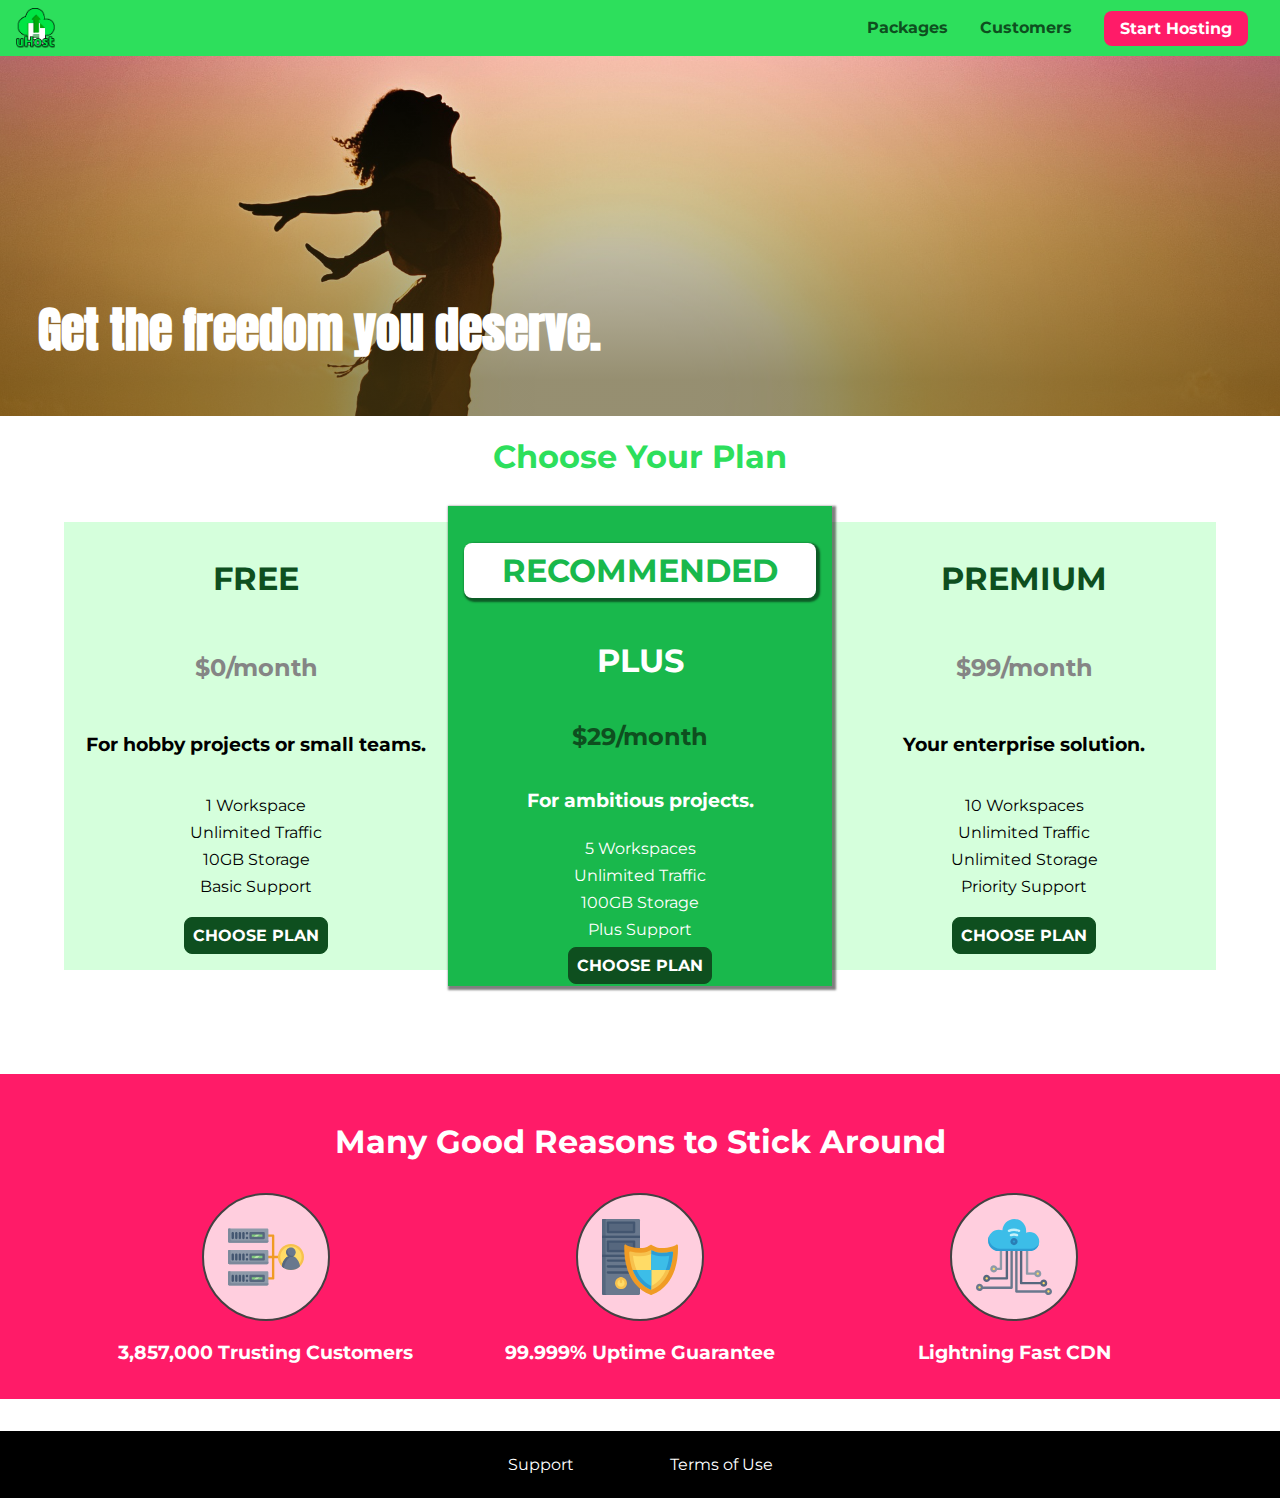
<file: index.html>
<!DOCTYPE html>
<html lang="en">

<head>
    <meta charset="UTF-8">
    <meta http-equiv="X-UA-Compatible" content="ie=edge">
   
    <title>uHost</title>
    <link rel="shortcut icon" href="favicon.png">
    <link rel="stylesheet" href="shared.css">
    <link rel="stylesheet" href="main.css">
</head>

<body>
    <div class="backdrop"></div>
    <div class="modal">
        <h1 class="modal__title">Do you want to continue?</h1>
        <div class="modal__actions">
            <a href="start-hosting/index.html" class="modal__action">Yes!</a>
            <button class="modal__action modal__action--negative" type="button">No!</button>
        </div>
    </div>
    <header class="main-header">
        <div>
            <button class="toggle-button">
                <span class="toggle-button__bar"></span>
                <span class="toggle-button__bar"></span>
                <span class="toggle-button__bar"></span>
            </button>
            <a href="index.html" class="main-header__brand">
                <img src="images/uhost-icon.png" alt="uHost - Your favorite hosting company">
            </a>
        </div>
        <nav class="main-nav">
            <ul class="main-nav__items">
                <li class="main-nav__item">
                    <a href="packages/index.html">Packages</a>
                </li>
                <li class="main-nav__item">
                    <a href="customers/index.html">Customers</a>
                </li>
                <li class="main-nav__item main-nav__item--cta">
                    <a href="start-hosting/index.html">Start Hosting</a>
                </li>
            </ul>
        </nav>
    </header>
    <nav class="mobile-nav">
        <ul class="mobile-nav__items">
            <li class="mobile-nav__item">
                <a href="packages/index.html">Packages</a>
            </li>
            <li class="mobile-nav__item">
                <a href="customers/index.html">Customers</a>
            </li>
            <li class="mobile-nav__item mobile-nav__item--cta">
                <a href="start-hosting/index.html">Start Hosting</a>
            </li>
        </ul>
    </nav>
    <main>
        <section id="product-overview">
            <h1>Get the freedom you deserve.</h1>
        </section>
        <section id="plans">
            <h1 class="section-title">Choose Your Plan</h1>
            <div class="plan__list">
                <article class="plan">
                    <h1 class="plan__title">FREE</h1>
                    <h2 class="plan__price">$0/month</h2>
                    <h3>For hobby projects or small teams.</h3>
                    <ul class="plan__features">
                        <li class="plan__feature">1 Workspace</li>
                        <li class="plan__feature">Unlimited Traffic</li>
                        <li class="plan__feature">10GB Storage</li>
                        <li class="plan__feature">Basic Support</li>
                    </ul>
                    <div>
                        <button class="button">CHOOSE PLAN</button>
                    </div>
                </article>
                <article class="plan plan--highlighted">
                    <h1 class="plan__annotation">RECOMMENDED</h1>
                    <h1 class="plan__title">PLUS</h1>
                    <h2 class="plan__price">$29/month</h2>
                    <h3>For ambitious projects.</h3>
                    <ul class="plan__features">
                        <li class="plan__feature">5 Workspaces</li>
                        <li class="plan__feature">Unlimited Traffic</li>
                        <li class="plan__feature">100GB Storage</li>
                        <li class="plan__feature">Plus Support</li>
                    </ul>
                    <div>
                        <button class="button">CHOOSE PLAN</button>
                    </div>
                </article>
                <article class="plan">
                    <h1 class="plan__title">PREMIUM</h1>
                    <h2 class="plan__price">$99/month</h2>
                    <h3>Your enterprise solution.</h3>
                    <ul class="plan__features">
                        <li class="plan__feature">10 Workspaces</li>
                        <li class="plan__feature">Unlimited Traffic</li>
                        <li class="plan__feature">Unlimited Storage</li>
                        <li class="plan__feature">Priority Support</li>
                    </ul>
                    <div>
                        <button class="button">CHOOSE PLAN</button>
                    </div>
                </article>
            </div>
        </section>
        <section id="key-features">
            <h1 class="section-title">Many Good Reasons to Stick Around</h1>
            <ul class="key-feature__list">
                <li class="key-feature">
                    <div class="key-feature__image">
                        <svg viewBox="0 0 512 512">
                            <path style="fill:#F09B24;" d="M344,248h-32V112c0-4.418-3.582-8-8-8h-40c-4.418,0-8,3.582-8,8s3.582,8,8,8h32v128h-32  c-4.418,0-8,3.582-8,8s3.582,8,8,8h32v128h-32c-4.418,0-8,3.582-8,8s3.582,8,8,8h40c4.418,0,8-3.582,8-8V264h32c4.418,0,8-3.582,8-8  S348.418,248,344,248z"
                            />
                            <path style="fill:#8E9AA9;" d="M264,64H8c-4.418,0-8,3.582-8,8v80c0,4.418,3.582,8,8,8h256c4.418,0,8-3.582,8-8V72  C272,67.582,268.418,64,264,64z"
                            />
                            <path style="fill:#7C899B;" d="M24,144c-4.418,0-8-3.582-8-8V64H8c-4.418,0-8,3.582-8,8v80c0,4.418,3.582,8,8,8h256  c4.418,0,8-3.582,8-8v-8H24z"
                            />
                            <rect x="152" y="96" style="fill:#B8E3A8;" width="88" height="32" />
                            <g>
                                <polygon style="fill:#7EC97D;" points="152,96 152,128 166,128 198,96  " />
                                <polygon style="fill:#7EC97D;" points="220,96 188,128 240,128 240,96  " />
                            </g>
                            <path style="fill:#56677E;" d="M240,136h-88c-4.418,0-8-3.582-8-8V96c0-4.418,3.582-8,8-8h88c4.418,0,8,3.582,8,8v32  C248,132.418,244.418,136,240,136z M160,120h72v-16h-72V120z"
                            />
                            <g>
                                <path style="fill:#435670;" d="M32,136c-4.418,0-8-3.582-8-8V96c0-4.418,3.582-8,8-8s8,3.582,8,8v32C40,132.418,36.418,136,32,136z   "
                                />
                                <path style="fill:#435670;" d="M56,136c-4.418,0-8-3.582-8-8V96c0-4.418,3.582-8,8-8s8,3.582,8,8v32C64,132.418,60.418,136,56,136z   "
                                />
                                <path style="fill:#435670;" d="M80,136c-4.418,0-8-3.582-8-8V96c0-4.418,3.582-8,8-8s8,3.582,8,8v32C88,132.418,84.418,136,80,136z   "
                                />
                                <path style="fill:#435670;" d="M104,136c-4.418,0-8-3.582-8-8V96c0-4.418,3.582-8,8-8s8,3.582,8,8v32   C112,132.418,108.418,136,104,136z"
                                />
                                <path style="fill:#435670;" d="M128,105c-4.418,0-8-3.582-8-8v-1c0-4.418,3.582-8,8-8s8,3.582,8,8v1   C136,101.418,132.418,105,128,105z"
                                />
                                <path style="fill:#435670;" d="M128,136c-4.418,0-8-3.582-8-8v-1c0-4.418,3.582-8,8-8s8,3.582,8,8v1   C136,132.418,132.418,136,128,136z"
                                />
                            </g>
                            <path style="fill:#8E9AA9;" d="M264,208H8c-4.418,0-8,3.582-8,8v80c0,4.418,3.582,8,8,8h256c4.418,0,8-3.582,8-8v-80  C272,211.582,268.418,208,264,208z"
                            />
                            <path style="fill:#7C899B;" d="M24,288c-4.418,0-8-3.582-8-8v-72H8c-4.418,0-8,3.582-8,8v80c0,4.418,3.582,8,8,8h256  c4.418,0,8-3.582,8-8v-8H24z"
                            />
                            <rect x="152" y="240" style="fill:#B8E3A8;" width="88" height="32" />
                            <g>
                                <polygon style="fill:#7EC97D;" points="152,240 152,272 166,272 198,240  " />
                                <polygon style="fill:#7EC97D;" points="220,240 188,272 240,272 240,240  " />
                            </g>
                            <path style="fill:#56677E;" d="M240,280h-88c-4.418,0-8-3.582-8-8v-32c0-4.418,3.582-8,8-8h88c4.418,0,8,3.582,8,8v32  C248,276.418,244.418,280,240,280z M160,264h72v-16h-72V264z"
                            />
                            <g>
                                <path style="fill:#435670;" d="M32,280c-4.418,0-8-3.582-8-8v-32c0-4.418,3.582-8,8-8s8,3.582,8,8v32C40,276.418,36.418,280,32,280   z"
                                />
                                <path style="fill:#435670;" d="M56,280c-4.418,0-8-3.582-8-8v-32c0-4.418,3.582-8,8-8s8,3.582,8,8v32C64,276.418,60.418,280,56,280   z"
                                />
                                <path style="fill:#435670;" d="M80,280c-4.418,0-8-3.582-8-8v-32c0-4.418,3.582-8,8-8s8,3.582,8,8v32C88,276.418,84.418,280,80,280   z"
                                />
                                <path style="fill:#435670;" d="M104,280c-4.418,0-8-3.582-8-8v-32c0-4.418,3.582-8,8-8s8,3.582,8,8v32   C112,276.418,108.418,280,104,280z"
                                />
                                <path style="fill:#435670;" d="M128,249c-4.418,0-8-3.582-8-8v-1c0-4.418,3.582-8,8-8s8,3.582,8,8v1   C136,245.418,132.418,249,128,249z"
                                />
                                <path style="fill:#435670;" d="M128,280c-4.418,0-8-3.582-8-8v-1c0-4.418,3.582-8,8-8s8,3.582,8,8v1   C136,276.418,132.418,280,128,280z"
                                />
                            </g>
                            <path style="fill:#8E9AA9;" d="M264,352H8c-4.418,0-8,3.582-8,8v80c0,4.418,3.582,8,8,8h256c4.418,0,8-3.582,8-8v-80  C272,355.582,268.418,352,264,352z"
                            />
                            <path style="fill:#7C899B;" d="M24,432c-4.418,0-8-3.582-8-8v-72H8c-4.418,0-8,3.582-8,8v80c0,4.418,3.582,8,8,8h256  c4.418,0,8-3.582,8-8v-8H24z"
                            />
                            <rect x="152" y="384" style="fill:#B8E3A8;" width="88" height="32" />
                            <g>
                                <polygon style="fill:#7EC97D;" points="152,384 152,416 166,416 198,384  " />
                                <polygon style="fill:#7EC97D;" points="220,384 188,416 240,416 240,384  " />
                            </g>
                            <path style="fill:#56677E;" d="M240,424h-88c-4.418,0-8-3.582-8-8v-32c0-4.418,3.582-8,8-8h88c4.418,0,8,3.582,8,8v32  C248,420.418,244.418,424,240,424z M160,408h72v-16h-72V408z"
                            />
                            <g>
                                <path style="fill:#435670;" d="M32,424c-4.418,0-8-3.582-8-8v-32c0-4.418,3.582-8,8-8s8,3.582,8,8v32C40,420.418,36.418,424,32,424   z"
                                />
                                <path style="fill:#435670;" d="M56,424c-4.418,0-8-3.582-8-8v-32c0-4.418,3.582-8,8-8s8,3.582,8,8v32C64,420.418,60.418,424,56,424   z"
                                />
                                <path style="fill:#435670;" d="M80,424c-4.418,0-8-3.582-8-8v-32c0-4.418,3.582-8,8-8s8,3.582,8,8v32C88,420.418,84.418,424,80,424   z"
                                />
                                <path style="fill:#435670;" d="M104,424c-4.418,0-8-3.582-8-8v-32c0-4.418,3.582-8,8-8s8,3.582,8,8v32   C112,420.418,108.418,424,104,424z"
                                />
                                <path style="fill:#435670;" d="M128,393c-4.418,0-8-3.582-8-8v-1c0-4.418,3.582-8,8-8s8,3.582,8,8v1   C136,389.418,132.418,393,128,393z"
                                />
                                <path style="fill:#435670;" d="M128,424c-4.418,0-8-3.582-8-8v-1c0-4.418,3.582-8,8-8s8,3.582,8,8v1   C136,420.418,132.418,424,128,424z"
                                />
                            </g>
                            <path style="fill:#F7C14D;" d="M424,168c-48.523,0-88,39.477-88,88s39.477,88,88,88s88-39.477,88-88S472.523,168,424,168z" />
                            <path style="fill:#FFDB66;" d="M424,184c-39.701,0-72,32.299-72,72s32.299,72,72,72s72-32.299,72-72S463.701,184,424,184z" />
                            <path style="fill:#69788D;" d="M484.893,314.16C476.393,274.588,451.922,248,424,248s-52.393,26.588-60.893,66.16  c-0.605,2.82,0.354,5.749,2.511,7.664C381.731,336.124,402.465,344,424,344s42.269-7.876,58.381-22.176  C484.539,319.909,485.498,316.98,484.893,314.16z"
                            />
                            <path style="fill:#56677E;" d="M434.053,249.171C430.768,248.403,427.411,248,424,248c-27.922,0-52.393,26.588-60.893,66.16  c-0.605,2.82,0.354,5.749,2.511,7.664c3.383,3.002,6.979,5.703,10.734,8.125C384.904,286.243,407.373,255.378,434.053,249.171z"
                            />
                            <path style="fill:#69788D;" d="M424,192c-17.645,0-32,14.355-32,32s14.355,32,32,32s32-14.355,32-32S441.645,192,424,192z" />
                            <path style="fill:#56677E;" d="M432,248c-17.645,0-32-14.355-32-32c0-6.783,2.128-13.076,5.742-18.258  C397.444,203.53,392,213.138,392,224c0,17.645,14.355,32,32,32c10.862,0,20.471-5.444,26.258-13.742  C445.076,245.872,438.783,248,432,248z"
                            />

                        </svg>
                    </div>
                    <p class="key-feature__description">3,857,000 Trusting Customers</p>
                </li>
                <li class="key-feature">
                    <div class="key-feature__image">
                        <svg viewBox="0 0 512 512">
                            <path style="fill:#69788D;" d="M248,0H8C3.582,0,0,3.582,0,8v496c0,4.418,3.582,8,8,8h240c4.418,0,8-3.582,8-8V8  C256,3.582,252.418,0,248,0z"
                            />
                            <path style="fill:#56677E;" d="M24,504V8c0-4.418,3.582-8,8-8H8C3.582,0,0,3.582,0,8v496c0,4.418,3.582,8,8,8h24  C27.582,512,24,508.418,24,504z"
                            />
                            <g>
                                <rect x="0" y="112" style="fill:#435670;" width="256" height="16" />
                                <rect x="0" y="240" style="fill:#435670;" width="256" height="16" />
                            </g>
                            <path style="fill:#F7C14D;" d="M128,392c-22.056,0-40,17.944-40,40s17.944,40,40,40s40-17.944,40-40S150.056,392,128,392z" />
                            <path style="fill:#FFDB66;" d="M128,408c-13.233,0-24,10.767-24,24s10.767,24,24,24s24-10.767,24-24S141.233,408,128,408z" />
                            <path style="fill:#F7C14D;" d="M128,392c-2.739,0-5.414,0.278-8,0.805V424c0,4.418,3.582,8,8,8c4.418,0,8-3.582,8-8v-31.195  C133.414,392.278,130.739,392,128,392z"
                            />
                            <g>
                                <path style="fill:#435670;" d="M216,288H40c-4.418,0-8-3.582-8-8s3.582-8,8-8h176c4.418,0,8,3.582,8,8S220.418,288,216,288z"
                                />
                                <path style="fill:#435670;" d="M216,328H40c-4.418,0-8-3.582-8-8s3.582-8,8-8h176c4.418,0,8,3.582,8,8S220.418,328,216,328z"
                                />
                                <path style="fill:#435670;" d="M216,368H40c-4.418,0-8-3.582-8-8s3.582-8,8-8h176c4.418,0,8,3.582,8,8S220.418,368,216,368z"
                                />
                                <path style="fill:#435670;" d="M216,16H40c-4.418,0-8,3.582-8,8v64c0,4.418,3.582,8,8,8h176c4.418,0,8-3.582,8-8V24   C224,19.582,220.418,16,216,16z"
                                />
                            </g>
                            <rect x="48" y="32" style="fill:#56677E;" width="160" height="48" />
                            <path style="fill:#435670;" d="M216,144H40c-4.418,0-8,3.582-8,8v64c0,4.418,3.582,8,8,8h176c4.418,0,8-3.582,8-8v-64  C224,147.582,220.418,144,216,144z"
                            />
                            <rect x="48" y="160" style="fill:#56677E;" width="160" height="48" />
                            <path style="fill:#F09B24;" d="M511.747,180.237c-0.194-6.537-8.107-10.107-13.135-5.894c-5.6,4.693-42.904,21.282-98.514,21.282  c-33.45,0-64.625-20.999-64.929-21.206c-2.9-1.991-6.764-1.85-9.512,0.346c-2.677,2.135-27.201,20.86-63.793,20.86  c-55.607,0-92.914-16.589-98.515-21.282c-5.028-4.211-12.941-0.645-13.135,5.894c-1.634,54.834,4.655,105.941,18.693,151.903  c12.096,39.604,29.759,74.047,52.497,102.373c27.538,34.304,62.743,59.882,104.66,76.045c3.069,1.918,6.757,1.921,9.83,0  c41.917-16.163,77.122-41.741,104.66-76.045c22.738-28.326,40.401-62.77,52.497-102.373  C507.092,286.179,513.381,235.071,511.747,180.237z"
                            />
                            <path style="fill:#F7C14D;" d="M476.21,221.226c-1.953-1.631-4.568-2.235-7.036-1.628c-21.686,5.327-44.926,8.028-69.075,8.028  c-25.926,0-49.633-8.975-64.955-16.504c-2.307-1.134-5.016-1.091-7.284,0.116c-14.059,7.477-36.919,16.388-65.994,16.388  c-24.153,0-47.394-2.701-69.075-8.028c-5.155-1.268-10.221,2.966-9.894,8.261c2.077,33.693,7.668,65.635,16.616,94.935  c22.774,74.565,66.139,126.334,128.888,153.868c2.032,0.891,4.397,0.891,6.43,0c61.777-27.107,104.716-78.876,127.62-153.868  c8.948-29.3,14.539-61.241,16.616-94.935C479.224,225.319,478.163,222.856,476.21,221.226z"
                            />
                            <path style="fill:#FFDB66;" d="M331.609,451.727c-52.604-25.289-89.304-70.987-109.144-135.944  c-6.532-21.39-11.162-44.336-13.82-68.447c17.133,2.852,34.952,4.291,53.22,4.291c29.394,0,53.376-7.793,69.978-15.561  c17.44,7.736,41.656,15.561,68.256,15.561c18.267,0,36.085-1.439,53.219-4.291c-2.659,24.112-7.288,47.06-13.82,68.448  C419.545,381.108,383.27,426.805,331.609,451.727z"
                            />
                            <g>
                                <path style="fill:#2C9DD4;" d="M479.066,227.858c0.157-2.539-0.903-5.002-2.856-6.633s-4.568-2.235-7.036-1.628   c-21.686,5.327-44.926,8.028-69.075,8.028c-25.926,0-49.633-8.975-64.955-16.504c-1.057-0.52-2.2-0.78-3.345-0.806l-0.072,133.351   h123.601c2.556-6.746,4.933-13.702,7.123-20.874C471.398,293.493,476.989,261.552,479.066,227.858z"
                                />
                                <path style="fill:#2C9DD4;" d="M206.658,343.667c24.153,63.42,65.028,108.108,121.743,132.995c1.031,0.452,2.147,0.673,3.263,0.666   l0.063-133.661H206.658z"
                                />
                            </g>
                            <g>
                                <path style="fill:#3CBDE8;" d="M439.497,315.783c6.532-21.389,11.161-44.336,13.82-68.448c-17.134,2.852-34.952,4.291-53.219,4.291   c-26.6,0-50.815-7.824-68.256-15.561l-0.116,107.601h97.758C433.179,334.807,436.524,325.518,439.497,315.783z"
                                />
                                <path style="fill:#3CBDE8;" d="M232.523,343.667c21.144,50.298,54.363,86.56,99.087,108.06l0.117-108.06H232.523z" />
                            </g>
                        </svg>
                    </div>
                    <p class="key-feature__description">99.999% Uptime Guarantee</p>
                </li>
                <li class="key-feature">
                    <div class="key-feature__image">
                        <svg viewBox="0 0 512 512">
                            <path style="fill:#8E9AA9;" d="M168,200c-4.418,0-8,3.582-8,8v120h-17.376c-3.302-9.311-12.194-16-22.624-16  c-13.234,0-24,10.767-24,24s10.766,24,24,24c10.429,0,19.321-6.689,22.624-16H168c4.418,0,8-3.582,8-8V208  C176,203.582,172.418,200,168,200z"
                            />
                            <path style="fill:#FFDB66;" d="M120,328c-4.411,0-8,3.589-8,8s3.589,8,8,8s8-3.589,8-8S124.411,328,120,328z" />
                            <path style="fill:#56677E;" d="M208,200c-4.418,0-8,3.582-8,8v184H94.624C91.322,382.689,82.43,376,72,376  c-13.234,0-24,10.767-24,24s10.766,24,24,24c10.429,0,19.321-6.689,22.624-16H208c4.418,0,8-3.582,8-8V208  C216,203.582,212.418,200,208,200z"
                            />
                            <path style="fill:#FFDB66;" d="M72,392c-4.411,0-8,3.589-8,8s3.589,8,8,8s8-3.589,8-8S76.411,392,72,392z" />
                            <path style="fill:#69788D;" d="M240,208c-4.418,0-8,3.582-8,8v239H47.24c-2.671-10.34-12.078-18-23.24-18c-13.234,0-24,10.767-24,24  s10.766,24,24,24c9.666,0,18.009-5.747,21.809-14H240c4.418,0,8-3.582,8-8V216C248,211.582,244.418,208,240,208z"
                            />
                            <path style="fill:#FFDB66;" d="M24,453c-4.411,0-8,3.589-8,8s3.589,8,8,8s8-3.589,8-8S28.411,453,24,453z" />
                            <path style="fill:#69788D;" d="M488,464c-10.429,0-19.321,6.689-22.624,16H280V208c0-4.418-3.582-8-8-8s-8,3.582-8,8v280  c0,4.418,3.582,8,8,8h193.376c3.302,9.311,12.194,16,22.624,16c13.234,0,24-10.767,24-24S501.234,464,488,464z"
                            />
                            <path style="fill:#FFDB66;" d="M488,480c-4.411,0-8,3.589-8,8s3.589,8,8,8s8-3.589,8-8S492.411,480,488,480z" />
                            <path style="fill:#56677E;" d="M456,408c-10.429,0-19.321,6.689-22.624,16H312V208c0-4.418-3.582-8-8-8s-8,3.582-8,8v224  c0,4.418,3.582,8,8,8h129.376c3.302,9.311,12.194,16,22.624,16c13.234,0,24-10.767,24-24S469.234,408,456,408z"
                            />
                            <path style="fill:#FFDB66;" d="M456,424c-4.411,0-8,3.589-8,8s3.589,8,8,8s8-3.589,8-8S460.411,424,456,424z" />
                            <path style="fill:#8E9AA9;" d="M416,344c-10.429,0-19.321,6.689-22.624,16H352V208c0-4.418-3.582-8-8-8s-8,3.582-8,8v160  c0,4.418,3.582,8,8,8h49.376c3.302,9.311,12.194,16,22.624,16c13.234,0,24-10.767,24-24S429.234,344,416,344z"
                            />
                            <path style="fill:#FFDB66;" d="M416,360c-4.411,0-8,3.589-8,8s3.589,8,8,8s8-3.589,8-8S420.411,360,416,360z" />
                            <path style="fill:#3CBDE8;" d="M362,88c-8.741,0-17.231,1.751-25.06,5.085C337.646,88.797,338,84.43,338,80  c0-44.112-35.888-80-80-80c-42.823,0-77.895,33.816-79.909,76.149C170.393,73.415,162.244,72,154,72c-39.701,0-72,32.299-72,72  s32.299,72,72,72h208c35.29,0,64-28.71,64-64S397.29,88,362,88z"
                            />
                            <path style="fill:#2C9DD4;" d="M368,200H160c-39.701,0-72-32.299-72-72c0-5.863,0.721-11.559,2.05-17.019  C84.918,120.88,82,132.102,82,144c0,39.701,32.299,72,72,72h208c30.389,0,55.88-21.296,62.379-49.743  C413.565,186.327,392.352,200,368,200z"
                            />
                            <path style="fill:#2A7DB5;" d="M256,128c-13.234,0-24,10.767-24,24s10.766,24,24,24c13.233,0,24-10.767,24-24S269.233,128,256,128z"
                            />
                            <path style="fill:#2C9DD4;" d="M256,144c-4.411,0-8,3.589-8,8s3.589,8,8,8c4.411,0,8-3.589,8-8S260.411,144,256,144z" />
                            <g>
                                <path style="fill:#C5F1FA;" d="M221.755,87.695c-2.994,0-5.864-1.688-7.233-4.572c-1.894-3.991-0.194-8.763,3.798-10.657   C230.157,66.849,242.834,64,256,64c13.166,0,25.844,2.849,37.68,8.466c3.992,1.895,5.692,6.666,3.798,10.657   s-6.666,5.692-10.657,3.798C277.144,82.328,266.774,80,256,80c-10.774,0-21.144,2.328-30.821,6.921   C224.072,87.446,222.904,87.695,221.755,87.695z"
                                />
                                <path style="fill:#C5F1FA;" d="M276.545,116.618c-1.148,0-2.316-0.249-3.424-0.774C267.745,113.293,261.985,112,256,112   c-5.985,0-11.745,1.293-17.121,3.844c-3.991,1.895-8.763,0.192-10.657-3.798c-1.894-3.992-0.193-8.764,3.798-10.657   C239.557,97.813,247.625,96,256,96c8.376,0,16.444,1.813,23.98,5.389c3.991,1.894,5.692,6.665,3.798,10.657   C282.41,114.93,279.539,116.618,276.545,116.618z"
                                />
                            </g>

                        </svg>
                    </div>
                    <p class="key-feature__description">Lightning Fast CDN</p>
                </li>
            </ul>
        </section>
    </main>
    <footer class="main-footer">
        <nav>
            <ul class="main-footer__links">
                <li class="main-footer__link">
                    <a href="#">Support</a>
                </li>
                <li class="main-footer__link">
                    <a href="#">Terms of Use</a>
                </li>
            </ul>
        </nav>
    </footer>
    <script src="shared.js"></script>
</body>

</html>
</file>
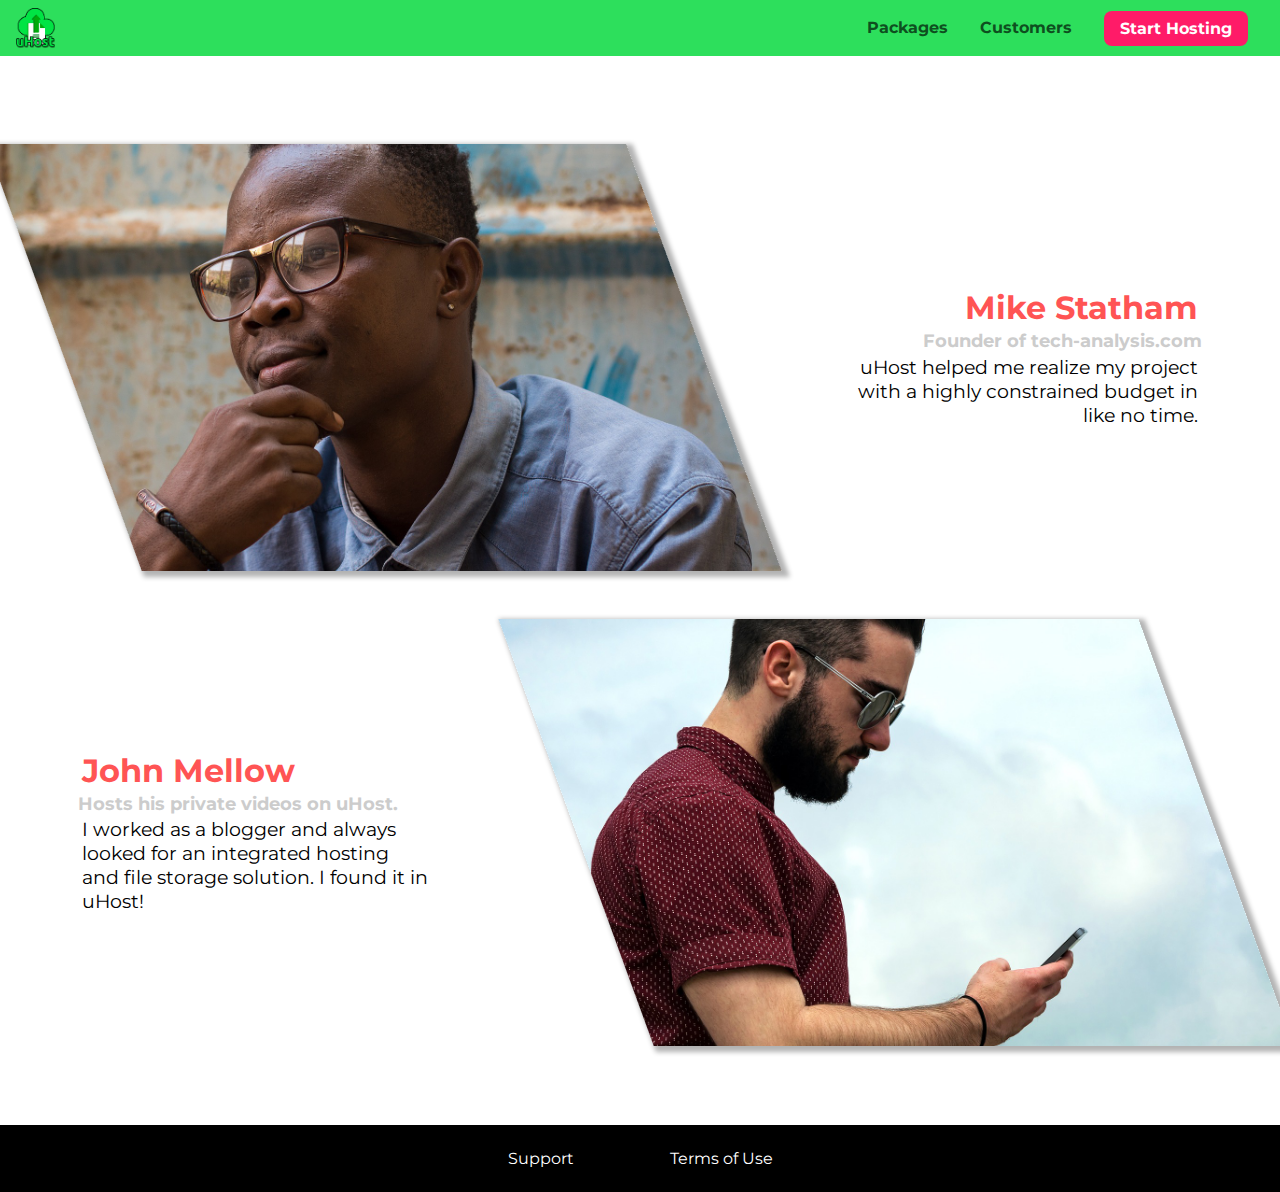
<file: customers/index.html>
<!DOCTYPE html>
<html lang="en">

<head>
    <meta charset="UTF-8">
    <meta name="viewport" content="width=device-width, initial-scale=1.0">
    <meta http-equiv="X-UA-Compatible" content="ie=edge">
    <title>uHost Customers</title>
    <link rel="shortcut icon" href="../favicon.png">
    <link rel="stylesheet" href="../shared.css">
    <link rel="stylesheet" href="customers.css">
</head>

<body>
    <div class="backdrop"></div>
    <header class="main-header">
        <div>
            <button class="toggle-button">
                <span class="toggle-button__bar"></span>
                <span class="toggle-button__bar"></span>
                <span class="toggle-button__bar"></span>
            </button>
            <a href="../index.html" class="main-header__brand">
                <img src="../images/uhost-icon.png" alt="uHost - Your favorite hosting company">
            </a>
        </div>
        <nav class="main-nav">
            <ul class="main-nav__items">
                <li class="main-nav__item">
                    <a href="../packages/index.html">Packages</a>
                </li>
                <li class="main-nav__item">
                    <a href="index.html">Customers</a>
                </li>
                <li class="main-nav__item main-nav__item--cta">
                    <a href="../start-hosting/index.html">Start Hosting</a>
                </li>
            </ul>
        </nav>
    </header>
    <nav class="mobile-nav">
        <ul class="mobile-nav__items">
            <li class="mobile-nav__item">
                <a href="../packages/index.html">Packages</a>
            </li>
            <li class="mobile-nav__item">
                <a href="index.html">Customers</a>
            </li>
            <li class="mobile-nav__item mobile-nav__item--cta">
                <a href="../start-hosting/index.html">Start Hosting</a>
            </li>
        </ul>
    </nav>
    <main>
        <div>
            <div class="testimonial" id="customer-1">
                <div class="testimonial__image-container">
                    <img src="../images/customer-1.jpg" alt="Mike Statham - Customer" class="testimonial__image">
                </div>
                <div class="testimonial__info">
                    <h1 class="testimonial__name">Mike Statham</h1>
                    <h2 class="testimonial__subtitle">Founder of
                        <a href="tech-analysis.com">tech-analysis.com</a>
                    </h2>
                    <p class="testimonial__text">uHost helped me realize my project with a highly constrained budget in like no time.</p>
                </div>
            </div>
            <div class="testimonial" id="customer-2">

                <div class="testimonial__info">
                    <h1 class="testimonial__name">John Mellow</h1>
                    <h2 class="testimonial__subtitle">Hosts his private videos on uHost.
                    </h2>
                    <p class="testimonial__text">I worked as a blogger and always looked for an integrated hosting and file storage solution. I found
                        it in uHost!
                    </p>
                </div>
                <div class="testimonial__image-container">
                    <img src="../images/customer-2.jpg" alt="John Mellow - Customer" class="testimonial__image">
                </div>
            </div>
        </div>
    </main>
    <footer class="main-footer">
        <nav>
            <ul class="main-footer__links">
                <li class="main-footer__link">
                    <a href="#">Support</a>
                </li>
                <li class="main-footer__link">
                    <a href="#">Terms of Use</a>
                </li>
            </ul>
        </nav>
    </footer>
    <script src="../shared.js"></script>
</body>

</html>
</file>
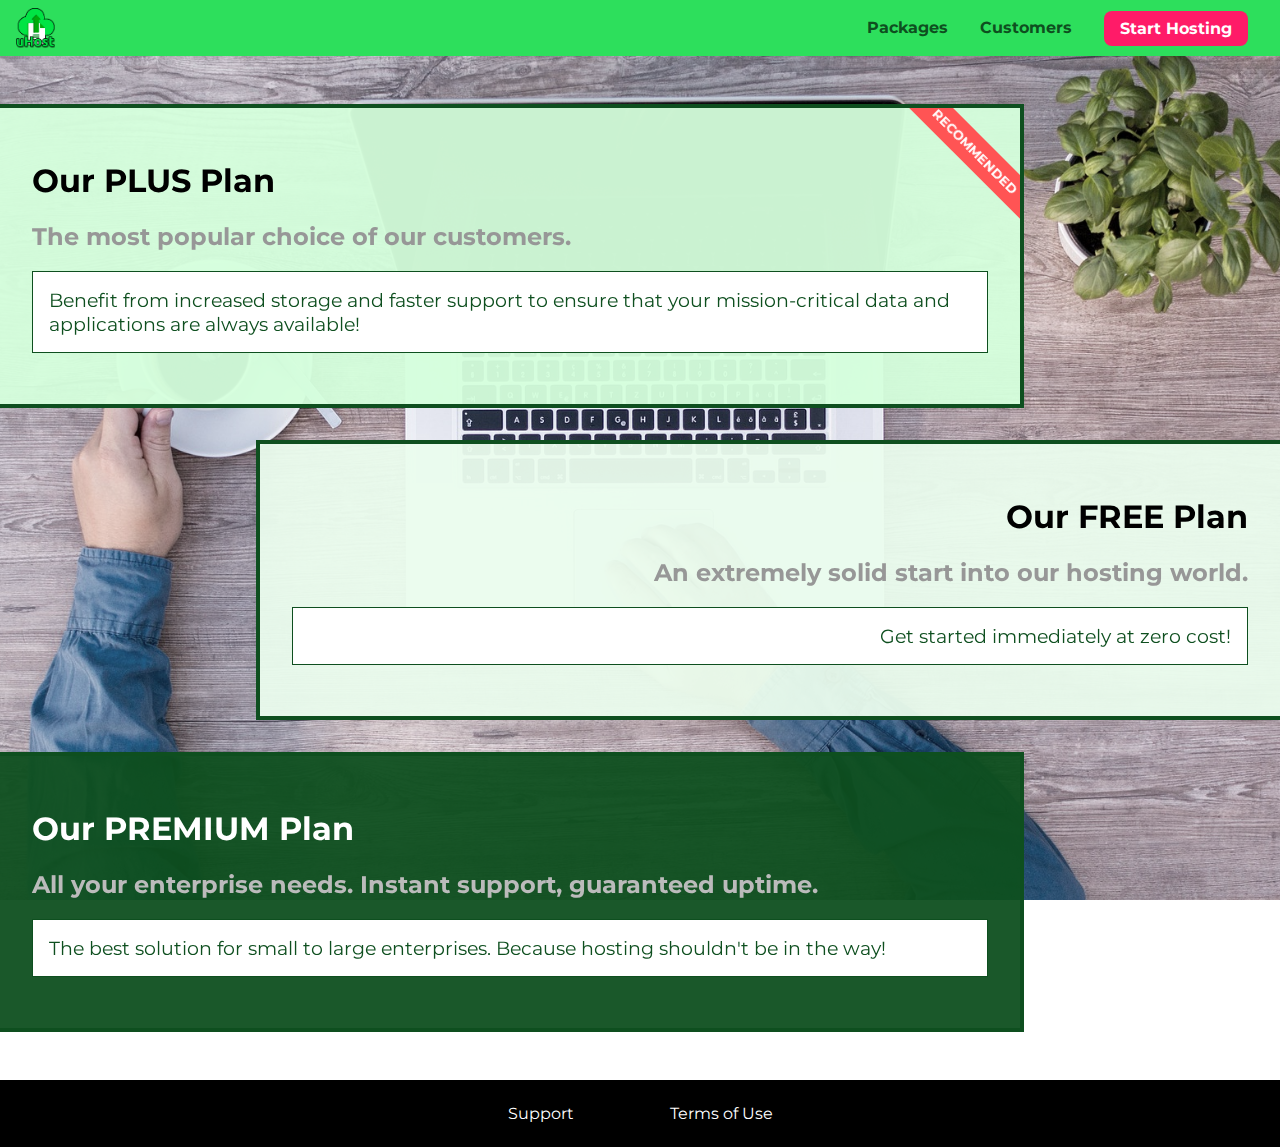
<file: packages/index.html>
<!DOCTYPE html>
<html lang="en">

<head>
    <meta charset="UTF-8">
    <meta http-equiv="X-UA-Compatible" content="ie=edge">
    <meta name="viewport" content="width=device-width, initial-scale=1.0">
    <title>uHost</title>
    <link rel="shortcut icon" href="../favicon.png">
    <link rel="stylesheet" href="../shared.css">
    <link rel="stylesheet" href="packages.css">
</head>

<body>
    <div class="backdrop"></div>
    <div class="background"></div>
    <header class="main-header">
        <div>
            <button class="toggle-button">
                <span class="toggle-button__bar"></span>
                <span class="toggle-button__bar"></span>
                <span class="toggle-button__bar"></span>
            </button>
            <a href="../index.html" class="main-header__brand">
                <img src="../images/uhost-icon.png" alt="uHost - Your favorite hosting company">
            </a>
        </div>
        <nav class="main-nav">
            <ul class="main-nav__items">
                <li class="main-nav__item">
                    <a href="index.html">Packages</a>
                </li>
                <li class="main-nav__item">
                    <a href="../customers/index.html">Customers</a>
                </li>
                <li class="main-nav__item main-nav__item--cta">
                    <a href="../start-hosting/index.html">Start Hosting</a>
                </li>
            </ul>
        </nav>
    </header>
    <nav class="mobile-nav">
        <ul class="mobile-nav__items">
            <li class="mobile-nav__item">
                <a href="index.html">Packages</a>
            </li>
            <li class="mobile-nav__item">
                <a href="../customers/index.html">Customers</a>
            </li>
            <li class="mobile-nav__item mobile-nav__item--cta">
                <a href="../start-hosting/index.html">Start Hosting</a>
            </li>
        </ul>
    </nav>
    <main>
        <section class="package" id="plus">
            <a href="#">
                <h1 class="package__title">Our PLUS Plan</h1>
                <h2 class="package__badge">RECOMMENDED</h2>
                <h2 class="package__subtitle">The most popular choice of our customers.</h2>
                <p class="package__info">Benefit from increased storage and faster support to ensure that your mission-critical data and applications
                    are always available!</p>
            </a>
        </section>
        <section class="package" id="free">
            <a href="#">
                <h1 class="package__title">Our FREE Plan</h1>
                <h2 class="package__subtitle">An extremely solid start into our hosting world.</h2>
                <p class="package__info">Get started immediately at zero cost!</p>
            </a>
        </section>
        <div class="clearfix"></div>
        <section class="package" id="premium">
            <a href="#">
                <h1 class="package__title">Our PREMIUM Plan</h1>
                <h2 class="package__subtitle">All your enterprise needs. Instant support, guaranteed uptime. </h2>
                <p class="package__info">The best solution for small to large enterprises. Because hosting shouldn't be in the way!</p>
            </a>
        </section>
    </main>
    <footer class="main-footer">
        <nav>
            <ul class="main-footer__links">
                <li class="main-footer__link">
                    <a href="#">Support</a>
                </li>
                <li class="main-footer__link">
                    <a href="#">Terms of Use</a>
                </li>
            </ul>
        </nav>
    </footer>
    <script src="../shared.js"></script>
</body>

</html>
</file>
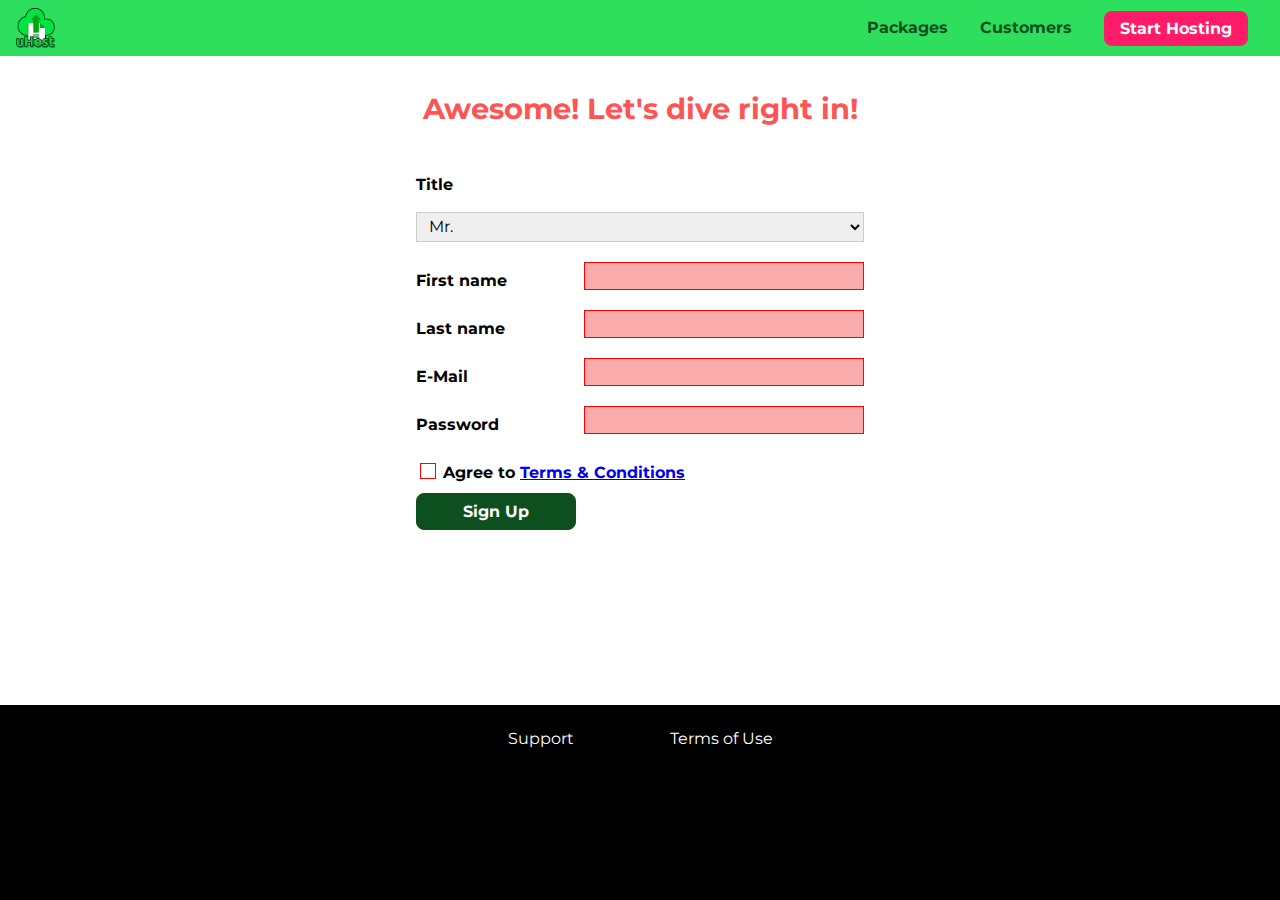
<file: start-hosting/index.html>
<!DOCTYPE html>
<html lang="en">

<head>
    <meta charset="UTF-8">
    <meta name="viewport" content="width=device-width, initial-scale=1.0">
    <meta http-equiv="X-UA-Compatible" content="ie=edge">
    <title>uHost Signup</title>
    <link rel="shortcut icon" href="../favicon.png">
    <link rel="stylesheet" href="../shared.css">
    <link rel="stylesheet" href="start-hosting.css">
</head>

<body>
    <div class="backdrop"></div>
    <header class="main-header">
        <div>
            <button class="toggle-button">
                <span class="toggle-button__bar"></span>
                <span class="toggle-button__bar"></span>
                <span class="toggle-button__bar"></span>
            </button>
            <a href="../index.html" class="main-header__brand">
                <img src="../images/uhost-icon.png" alt="uHost - Your favorite hosting company">
            </a>
        </div>
        <nav class="main-nav">
            <ul class="main-nav__items">
                <li class="main-nav__item">
                    <a href="../packages/index.html">Packages</a>
                </li>
                <li class="main-nav__item">
                    <a href="../customers/index.html">Customers</a>
                </li>
                <li class="main-nav__item main-nav__item--cta">
                    <a href="index.html">Start Hosting</a>
                </li>
            </ul>
        </nav>
    </header>
    <nav class="mobile-nav">
        <ul class="mobile-nav__items">
            <li class="mobile-nav__item">
                <a href="../packages/index.html">Packages</a>
            </li>
            <li class="mobile-nav__item">
                <a href="../customers/index.html">Customers</a>
            </li>
            <li class="mobile-nav__item mobile-nav__item--cta">
                <a href="index.html">Start Hosting</a>
            </li>
        </ul>
    </nav>
    <main class="signup-page">
        <h1 class="signup-title">Awesome! Let's dive right in!</h1>
        <form action="index.html" class="signup-form">
            <label for="title">Title</label>
            <select id="title">
                <option value="mr">Mr.</option>
                <option value="ms">Ms.</option>
            </select>
            <label for="first-name">First name</label>
            <input type="text" id="first-name" required>
            <label for="last-name">Last name</label>
            <input type="text" id="last-name" required>
            <label for="email">E-Mail</label>
            <input type="email" id="email" required>
            <label for="password">Password</label>
            <input type="password" id="password" required>
            <div class="signup-form__checkbox">
                <input type="checkbox" id="agree-terms" required>
                <label for="agree-terms">Agree to
                    <a href="#">Terms &amp; Conditions</a>
                </label>
            </div>
            
            <button type="submit" class="button">Sign Up</button>
        </form>
    </main>
    <footer class="main-footer">
        <nav>
            <ul class="main-footer__links">
                <li class="main-footer__link">
                    <a href="#">Support</a>
                </li>
                <li class="main-footer__link">
                    <a href="#">Terms of Use</a>
                </li>
            </ul>
        </nav>
    </footer>
    <script src="../shared.js"></script>
</body>

</html>
</file>
<file: shared.css>
@import url('https://fonts.googleapis.com/css?family=Roboto:100,400,900');
@import url('https://fonts.googleapis.com/css?family=Anton');
@import url('https://fonts.googleapis.com/css?family=Montserrat:400,700');

:root {
  --dark-green: #0e4f1f;
  --highlight-color: #ff1b68;
}


* {
  box-sizing: border-box;
}
html {
  height: 100%;
}

body {
  font-family: "Montserrat", sans-serif;
  margin: 0;
  padding-top: 3.5rem;
}


@supports(display: grid) {
  body {
    overflow-x: hidden;
    padding-top: 0;
    display: grid;
    height: 100%;
    grid-template-rows: 3.5rem auto auto;
  }
  
}

main {
  grid-row: 2 / 3;
}

.backdrop {
  position: fixed;
  display: none;
  opacity: 0;
  top: 0;
  left: 0;
  z-index: 100;
  width: 100vw;
  height: 100vh;
  background: rgba(0, 0, 0, 0.5);
  transition: opacity 0.2s linear;
}

.main-header {
  width: 100%;
  position: fixed;
  top: 0;
  left: 0;
  background: #2ddf5c;
  padding: 0.5rem 1rem;
  z-index: 60;
  display: -webkit-box;
  display: -ms-flexbox;
  display: -webkit-flex;
  display: flex;
  align-items: center;
  justify-content: space-between;
}

.toggle-button {
  width: 3rem;
  background: transparent;
  border: none;
  cursor: pointer;
  padding-top: 0;
  padding-bottom: 0;
  vertical-align: middle;
}

.toggle-button:focus {
  outline: none;
}

.toggle-button__bar {
  width: 100%;
  height: 0.2rem;
  background: black;
  display: block;
  margin: 0.6rem 0;
}

.main-header__brand {
  color: var(--dark-green);
  text-decoration: none;
  font-weight: bold;

}

.main-header__brand img {
  height: 2.5rem;
  vertical-align: middle;
}

.main-nav {
  display: none;
}

.main-nav__items {
  margin: 0;
  padding: 0;
  list-style: none;
  display: flex;
  
}

.main-nav__item {
  margin: 0 1rem;
}

.main-nav__item a,
.mobile-nav__item a {
  text-decoration: none;
  color: var(--dark-green);
  font-weight: bold;
  padding: 0.2rem 0;
}

.main-nav__item a:hover,
.main-nav__item a:active {
  color: white;
  border-bottom: 5px solid white;
}

.main-nav__item--cta a,
.mobile-nav__item--cta a {
  color: white;
  background: var(--highlight-color);
  padding: 0.5rem 1rem;
  border-radius: 8px;
}
.main-nav__item--cta {
  animation: wiggle 400ms 3s 8 ease-out none;
}

.main-nav__item--cta a:hover,
.main-nav__item--cta a:active,
.mobile-nav__item--cta a:hover,
.mobile-nav__item--cta a:active {
  color: var(--highlight-color);
  background: white;
  border: none;
}
@keyframes wiggle {
  0% {
    transform: rotateZ(0);
  }
  50% {
    transform: rotateZ(-10deg);
  }
  100% {
    transform: rotateZ(10deg);
  }
}

@media (min-width: 40rem) {
  .toggle-button {
    display: none;
  }

  .main-nav {
   
    display: flex;
  }
}

.main-footer {
  background: black;
  padding: 1rem;
  margin-top: 2rem;
  grid-row: 3 / 4;
}

.main-footer__links {
  list-style: none;
  margin: 0;
  padding: 0;
  display: flex;
  flex-direction: column;
  align-items: center;
  justify-content: center;
}

.main-footer__link {
  margin: 0.5rem 0;
}

.main-footer__link a {
  color: white;
  text-decoration: none;
}

.main-footer__link a:hover,
.main-footer__link a:active {
  color: #ccc;
}

.mobile-nav {
  display: none;
  position: fixed;
  z-index: 101;
  top: 0;
  left: 0;
  background: white;
  width: 80%;
  height: 100vh;
}

.mobile-nav__items {
  width: 90%;
  height: 100%;
  list-style: none;
  margin: 0;
  padding: 0;
  display: flex;
  flex-direction: column;
  align-items: center;
  justify-content: center;
}

.mobile-nav__item {
  margin: 1rem 0;
}

.mobile-nav__item a {
  font-size: 1.5rem;
}

.button {
  background: var(--dark-green, #0e4f1f);
  color: white;
  font: inherit;
  border: 1.5px solid var(--dark-green);
  padding: 0.5rem;
  border-radius: 8px;
  font-weight: bold;
  cursor: pointer;
}

.button:hover,
.button:active {
  background: white;
  color: var(--dark-green);
}

.button:focus {
  outline: none;
}

.button[disabled] {
  cursor: not-allowed;
  border: #a1a1a1;
  background: #ccc;
  color: #a1a1a1;
} 

.open {
    opacity: 1 !important;
    transform: translateY(0) !important;
}

@media (min-width: 40rem) {
  .main-footer__links {
    flex-direction: row;
  }
  .main-footer__link {
    margin: 0.5rem 3rem;
  }
}
</file>
<file: main.css>
#product-overview {
  background: linear-gradient(to top, rgba(80, 68, 18, 0.6) 10%, transparent),
    url("images/freedom.jpg") center/cover no-repeat border-box,
    #ff1b68;
  /* background-image: url("freedom.jpg");
    background-size: cover;
    background-position: left 10% bottom 20%; */
  /* background-repeat: no-repeat;
    background-origin: border-box;
    background-clip: border-box; */
  /* background-image: linear-gradient(180deg, red 70%, blue 60%, rgba(0,0,0,0.5)); */
  /* background-image: radial-gradient(ellipse farthest-corner at 20% 50%, red, blue 70%, green); */
  width: 100vw;
  height: 33vh;
  /* border: 5px dashed red; */
  position: relative;
}

#product-overview h1 {
  color: white;
  font-family: "Anton", sans-serif;
  position: absolute;
  bottom: 5%;
  left: 3%;
  font-size: 1.6rem;
}

@media (min-width: 40rem) and (min-height: 40rem) {
  #product-overview {
    height: 40vh;
    background-position: 50% 25%;
  }

  #product-overview h1 {
    font-size: 3rem;
  }
}

.section-title {
  color: #2ddf5c;
  text-align: center;
}


.plan {
  background: #d5ffdc;
  text-align: center;
  padding: 1rem;
  margin: 0.5rem 0;
  width: 100%;
}

.plan--highlighted {
  background: #19b84c;
  color: white;
}

.plan__annotation {
  background: white;
  color: #19b84c;
  padding: 0.5rem;
  box-shadow: 2px 2px 2px 2px rgba(0, 0, 0, 0.5);
  border-radius: 8px;
}

.plan__title {
  color: #0e4f1f;
}

.plan__price {
  color: #858585;
}

.plan--highlighted .plan__title {
  color: white;
}

.plan--highlighted .plan__price {
  color: #0e4f1f;
}

.plan__features {
  list-style: none;
  margin: 0;
  padding: 0;
}

.plan__feature {
  margin: 0.5rem 0;
}

@media (min-width: 40rem) {
  .plan__list {
    width: 100%;
    display: flex;
    justify-content: center;
    align-items: center;

  }

  .plan {
    width: 30%;
    min-width: 13rem;
    max-width: 25rem;
    display: flex;
    flex-direction: column;
    justify-content: space-between;
    height: 28rem;
  }

  .plan--highlighted {
    box-shadow: 2px 2px 2px 2px rgba(0, 0, 0, 0.5);
    height: 30rem;
    z-index: 50;
  }
}

#key-features {
  background: #ff1b68;
  margin-top: 5rem;
  padding: 1rem;
}

#key-features .section-title {
  color: white;
  margin: 2rem;
}

.key-feature__list {
  list-style: none;
  margin: 0;
  padding: 0;
  display: flex;
  flex-direction: column;
  align-items: center;
  justify-content: center;
}

.key-feature__image {
  background: #ffcede;
  width: 128px;
  height: 128px;
  border: 2px solid #424242;
  border-radius: 50%;
  margin: auto;
  padding: 1.5rem;
}

.key-feature__description {
  text-align: center;
  font-weight: bold;
  color: white;
  font-size: 1.2rem;
}

@media (min-width: 40rem) {
  .key-feature__list {
    flex-direction: row;
    flex-wrap: wrap;
  }
  .key-feature {
    width: 30%;
    max-width: 25rem;
  }
}

/* h1 {
    font-family: sans-serif;
} */

.modal {
  position: fixed;
  display: none;
  opacity: 0;
  transform: translateY(-3rem);
  transition: opacity 0.5s, transform 1s;
  z-index: 200;
  top: 20%;
  left: 30%;
  width: 40%;
  background: white;
  padding: 1rem;
  border: 1px solid #ccc;
  box-shadow: 1px 1px 1px rgba(0, 0, 0, 0.5);
}

.modal__title {
  text-align: center;
  margin: 0 0 1rem 0;
}

.modal__actions {
  text-align: center;
}

.modal__action {
  border: 1px solid #0e4f1f;
  background: #0e4f1f;
  text-decoration: none;
  color: white;
  font: inherit;
  padding: 0.5rem 1rem;
  cursor: pointer;
}

.modal__action:hover,
.modal__action:active {
  background: #2ddf5c;
  border-color: #2ddf5c;
}

.modal__action--negative {
  background: red;
  border-color: red;
}

.modal__action--negative:hover,
.modal__action--negative:active {
  background: #ff5454;
  border-color: #ff5454;
}
</file>
<file: customers/customers.css>
main {
  padding-top: 2.5rem;
}

.testimonial {
  font-size: 1.2rem;
}

/*.testimonial__list {
    width: 80%;
    margin: auto;
  }*/

.testimonial__image-container {
  width: 60%;
  max-width: 40rem;
  box-shadow: 3px 3px 5px 3px rgba(0, 0, 0, 0.3);
  transform: skew(20deg);
  overflow: hidden;
}
#customer-1:hover .testimonial__image-container {
  animation: flip-customer 1s ease-out forwards;
}
@keyframes flip-customer {
  0% {
    transform: rotateY(0) skew(20deg);
  }
  50% {
    transform: rotateY(160deg) skew(20deg);
  }
  100% {
    transform: rotateY(360deg ) skew(20deg);
  }
}

.testimonial__image {
  width: 100%;
  vertical-align: top;
  transform: skew(-20deg) scale(1.4);
}

.testimonial__info {
  text-align: right;
  padding: 0.9rem;
}

#customer-2.testimonial {
  text-align: right;
}

#customer-2 .testimonial__info {
  text-align: left;
}

.testimonial__name {
  margin: 0.2rem;
  color: #ff5454;
  font-size: 2rem;
}

.testimonial__subtitle {
  margin: 0;
  font-size: 1.1rem;
  color: #ccc;
}

.testimonial__subtitle a {
  color: inherit;
  text-decoration: none;
}

.testimonial__subtitle a:hover,
.testimonial__subtitle a:active {
  color: #7a7a7a;
}

.testimonial__text {
  margin: 0.2rem;
}

@media (min-width: 40rem) {
  .testimonial {
    display: flex;
    flex-wrap: wrap;
    align-items: center;
    justify-content: space-around;
    margin: 3rem auto;
    max-width: 1500px;
  }

  .testimonial__image-container {
    width: 66%;
  }

  .testimonial__info {
    width: 30%;
  }
}
</file>
<file: packages/packages.css>
@font-face {
    font-family: "AnonymousPro";
    src: url("anonymousPro-Regular.ttf") format("truetype");
}

@font-face {
    font-family: "AnonymousPro";
    src: url("anonymousPro-Bold.ttf");
    font-weight: 700;
}

main {
    padding-top: 2rem;
}

.background {
    background: url("../images/plans-background.jpg") center/cover;
    filter: grayscale(40%);
    width: 100vw;
    height: 100vh;
    position: fixed;
    z-index: -1;
}

.package {
    width: 80%;
    margin: 1rem 0;
    border: 4px solid #0e4f1f;
    border-left: none;
    position: relative;
    overflow: hidden;
}

.package:hover,
.package:active,
.package__badge:hover {
    box-shadow: 2px 2px 4px rgba(0,0,0,0.5);
    border-color: #ff5454;
    /* border-color: #ff5454 !important; */
}

.package a {
    text-decoration: none;
    color: inherit;
    display: block;
    padding: 2rem;
}

.package__badge {
    position: absolute;
    top: 0;
    right: 0;
    margin: 0;
    width: 12rem;
    text-align: center;
    font-size: 0.8rem;
    color: white;
    background: #ff5454;
    padding: 0.5rem;
    transform: rotate(45deg) translate(3.5rem, -1rem);
    transform-origin: center;
}

.package__subtitle {
    color: #979797;
}

.package__info {
    padding: 1rem;
    border: 1px solid #0e4f1f;
    color: #0e4f1f;
    background: white;
    font-size: 1.2rem;
    /* font-style font-variant font-weight font-size/line-height font-family*/
}

.clearfix {
    clear: both;
}

#plus {
    background: rgba(213, 255, 220, 0.95);
}

#free {
    background: rgba(234, 252, 237, 0.95);
    float: right;
    border-right: none;
    border-left: 4px solid #0e4f1f;
    text-align: right;
}

#free:hover,
#free:active {
    border-left-color: #ff5454;
}

#premium {
    background: rgba(14, 79, 31, 0.95);
}

#premium .package__title {
    color: white;
}

#premium .package__subtitle {
    color: #bbb;
}

@media (min-width: 40rem) {
    main {
      max-width: 1500px;
      margin-left: auto;
      margin-right: auto;
    }
}

@media (min-width: 1500px) {
    .package {
      border-left: 4px solid #0e4f1f;
    }

    #free {
      border-right: 4px solid #0e4f1f;
    }

    #free:hover,
    #free:active {
      border-right-color: #ff5454;
    }
}
</file>
<file: start-hosting/start-hosting.css>
main {
    padding-top: 1rem;
}

.signup-title {
    text-align: center;
    font-size: 1.8rem;
    color: #ff5454;
}

.signup-form {
    padding: 1rem;
    display: grid;
    grid-auto-rows: 2rem;
    grid-gap: 0.5rem;
    align-items: end;
}

.signup-form label {
    font-weight: bold;
}

.signup-form label,
.signup-form input,
.signup-form select {
    display: block;
    width: 100%;
}

/* .signup-form input[type="checkbox"] */
.signup-form input[id*="terms"],
.signup-form input[id*="terms"] + label {
    display: inline-block;
    width: auto;
    vertical-align: bottom;
}

.signup-form input:not([type="checkbox"]),
.signup-form select {
    border: 1px solid #ccc;
    padding: 0.2rem 0.5rem;
    font: inherit;
}

.signup-form input:focus,
.signup-form select:focus {
    outline: none;
    background: #d8f3df;
    border-color: #2ddf5c;
}

.signup-form input[type="checkbox"] {
    border: 1px solid #ccc;
    background: white;
    width: 1rem;
    height: 1rem;
    -webkit-appearance: none;
    -moz-appearance: none;
    appearance: none;
}

.signup-form input[type="checkbox"]:checked {
    background: #2ddf5c;
    border: #0e4f1f;
}

.signup-form input.invalid,
.signup-form select.invalid,
.signup-form :invalid {
    border-color: red !important;
    background: #faacac;
}

.signup-form button[type="submit"] {
    display: block;
    
}

@media (min-width: 40rem) {
    .signup-form {
        margin: auto;
        width: 30rem;
        grid-template-columns: 10rem auto;
        grid-row-gap: 1rem;
        grid-column-gap: 0.5rem;
    }
    .signup-form__checkbox {
        grid-column: span 2;
    }
    #title {
        grid-column: span 2;
    }
}
</file>
